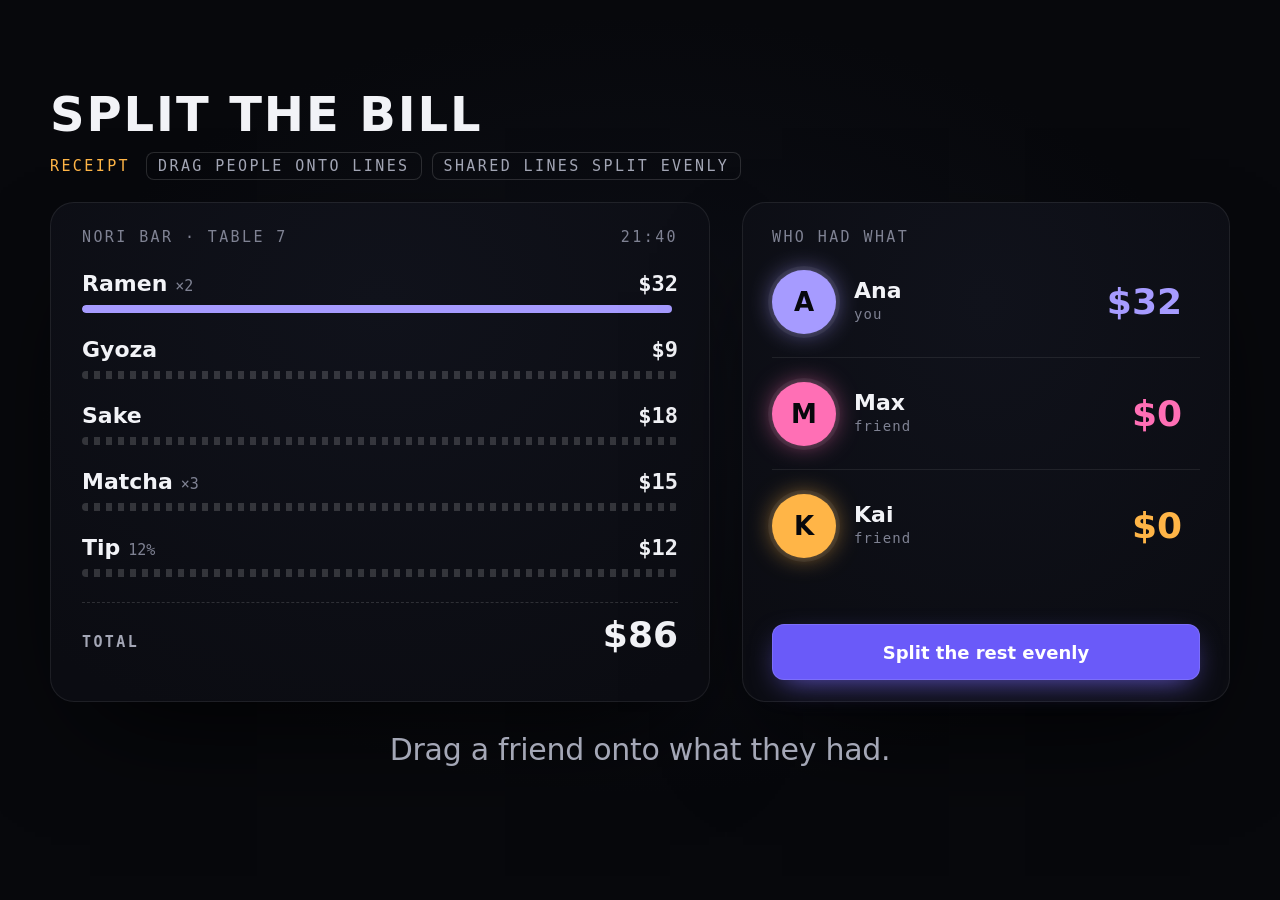
<file: index.html>
<!doctype html>
<html lang="en">
<head>
  <meta charset="utf-8">
  <meta name="viewport" content="width=device-width,initial-scale=1">
  <title>Split the Bill — veraetogrex_portfolio</title>
  <link rel="stylesheet" href="style.css">
</head>
<body>
  <!-- Split the Bill · zero dependencies · github.com/veraetogrex-portfolio -->
  <section class="sb" id="bill" aria-label="Split a receipt by dragging people onto lines">
    <header class="sb-top">
      <h1 class="sb-title">Split the bill</h1>
      <p class="sb-rules"><span>Receipt</span><b>Drag people onto lines</b><b>Shared lines split evenly</b></p>
    </header>

    <div class="sb-panel sb-receipt">
      <p class="sb-place"><span>Nori Bar · table 7</span><span>21:40</span></p>
      <div class="sb-lines">
          <div class="sb-line" data-i="0"><div class="sb-row"><b>Ramen<small>×2</small></b><em>$32</em></div><div class="sb-bar"><i data-p="ana" style="background:var(--ana)"></i><i data-p="max" style="background:var(--max)"></i><i data-p="kai" style="background:var(--kai)"></i></div></div>
          <div class="sb-line" data-i="1"><div class="sb-row"><b>Gyoza<small></small></b><em>$9</em></div><div class="sb-bar"><i data-p="ana" style="background:var(--ana)"></i><i data-p="max" style="background:var(--max)"></i><i data-p="kai" style="background:var(--kai)"></i></div></div>
          <div class="sb-line" data-i="2"><div class="sb-row"><b>Sake<small></small></b><em>$18</em></div><div class="sb-bar"><i data-p="ana" style="background:var(--ana)"></i><i data-p="max" style="background:var(--max)"></i><i data-p="kai" style="background:var(--kai)"></i></div></div>
          <div class="sb-line" data-i="3"><div class="sb-row"><b>Matcha<small>×3</small></b><em>$15</em></div><div class="sb-bar"><i data-p="ana" style="background:var(--ana)"></i><i data-p="max" style="background:var(--max)"></i><i data-p="kai" style="background:var(--kai)"></i></div></div>
          <div class="sb-line" data-i="4"><div class="sb-row"><b>Tip<small>12%</small></b><em>$12</em></div><div class="sb-bar"><i data-p="ana" style="background:var(--ana)"></i><i data-p="max" style="background:var(--max)"></i><i data-p="kai" style="background:var(--kai)"></i></div></div>
      </div>
      <div class="sb-total"><span>Total</span><b>$86</b></div>
    </div>

    <div class="sb-panel sb-people">
      <p>Who had what</p>
      <button class="sb-rest">Split the rest evenly</button>
        <div class="sb-person" data-p="ana" style="--c:var(--ana)"><span class="sb-ava" data-p="ana" aria-label="Drag Ana onto a line">A</span><div class="sb-who"><b>Ana</b><span>you</span></div><span class="sb-owe"><small>Pay</small>$<b class="sb-sum">0</b></span></div>
        <div class="sb-person" data-p="max" style="--c:var(--max)"><span class="sb-ava" data-p="max" aria-label="Drag Max onto a line">M</span><div class="sb-who"><b>Max</b><span>friend</span></div><span class="sb-owe"><small>Pay</small>$<b class="sb-sum">0</b></span></div>
        <div class="sb-person" data-p="kai" style="--c:var(--kai)"><span class="sb-ava" data-p="kai" aria-label="Drag Kai onto a line">K</span><div class="sb-who"><b>Kai</b><span>friend</span></div><span class="sb-owe"><small>Pay</small>$<b class="sb-sum">0</b></span></div>
    </div>

    <div class="sb-verdict" role="status">
      <p class="sb-caption">Drag a friend onto what they had.</p>
      <p class="sb-score">$86<span class="a">→</span><span class="sb-parts"></span></p>
    </div>
  </section>

  <script src="script.js"></script>
</body>
</html>
</file>
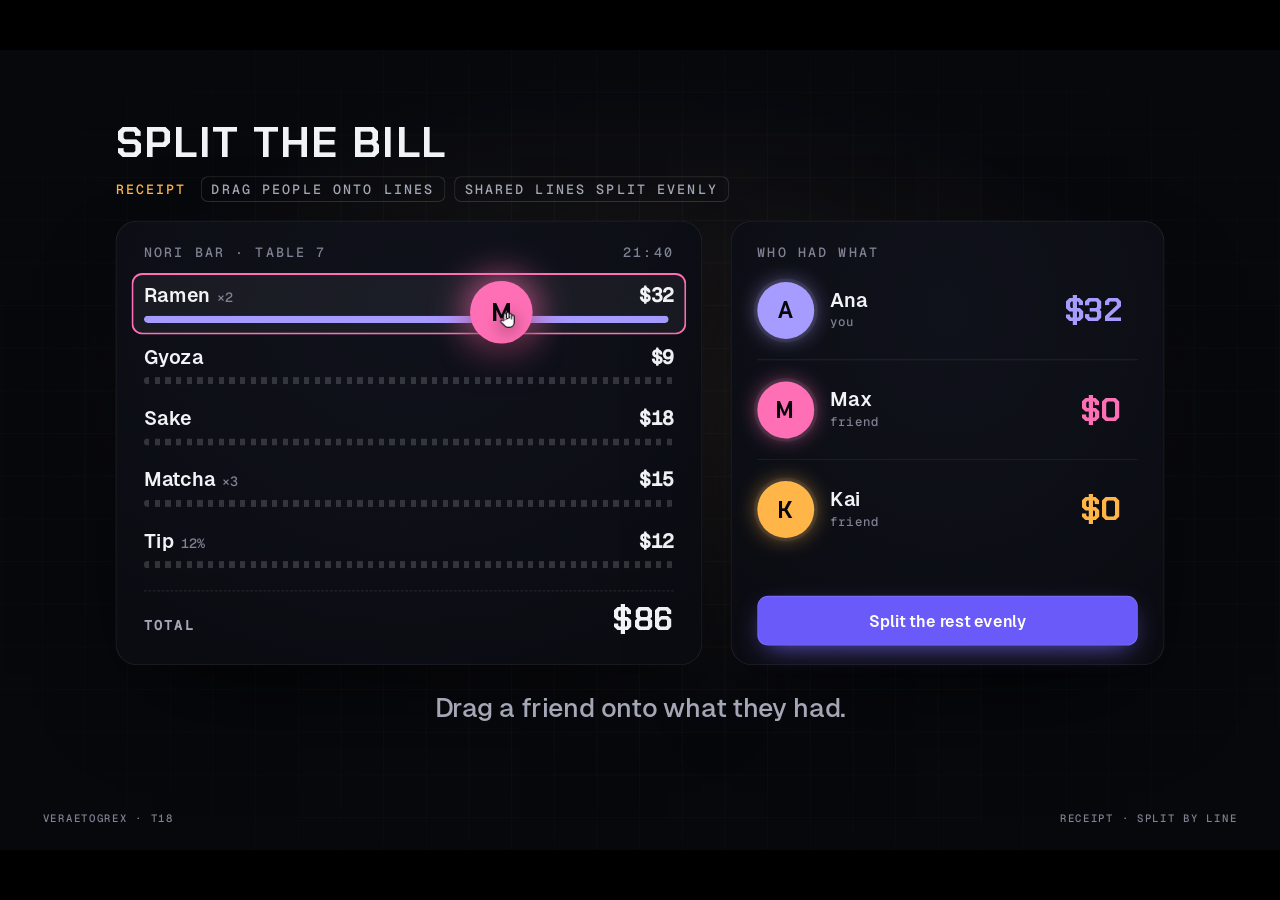
<file: mockup/split-bill.autoplay.html>
<!doctype html>
<html lang="en">
<head>
<meta charset="utf-8">
<meta name="viewport" content="width=device-width,initial-scale=1">
<title>T18 Split the Bill — drag friends onto what they had</title>
<link rel="stylesheet" href="_shared/nocturne.css">
<link rel="stylesheet" href="../style.css">
<style>
  /* the component from source/, dressed in Nocturne type */
  #stage{background:radial-gradient(ellipse 65% 60% at 50% 45%,#0E1018 0%,var(--void) 72%);
    --font:var(--f-text);--mono:var(--f-mono);--display:var(--f-display)}
  #stage .sb{position:absolute;left:130px;top:80px;zoom:1;z-index:1}
  .halo{position:absolute;left:50%;top:44%;width:1300px;height:700px;margin:-350px 0 0 -650px;border-radius:50%;pointer-events:none;z-index:0;
    background:radial-gradient(closest-side,rgba(255,181,71,.07),rgba(0,0,0,0))}

</style>
</head>
<body>
<div id="stage" class="grid" data-title="T18 Split the Bill" data-url="veraetogrex-portfolio.github.io/split-the-bill">
  <div class="halo"></div>
  <section class="sb" id="bill" aria-label="Split a receipt by dragging people onto lines">
    <header class="sb-top">
      <h1 class="sb-title">Split the bill</h1>
      <p class="sb-rules"><span>Receipt</span><b>Drag people onto lines</b><b>Shared lines split evenly</b></p>
    </header>

    <div class="sb-panel sb-receipt">
      <p class="sb-place"><span>Nori Bar · table 7</span><span>21:40</span></p>
      <div class="sb-lines">
          <div class="sb-line" data-i="0"><div class="sb-row"><b>Ramen<small>×2</small></b><em>$32</em></div><div class="sb-bar"><i data-p="ana" style="background:var(--ana)"></i><i data-p="max" style="background:var(--max)"></i><i data-p="kai" style="background:var(--kai)"></i></div></div>
          <div class="sb-line" data-i="1"><div class="sb-row"><b>Gyoza<small></small></b><em>$9</em></div><div class="sb-bar"><i data-p="ana" style="background:var(--ana)"></i><i data-p="max" style="background:var(--max)"></i><i data-p="kai" style="background:var(--kai)"></i></div></div>
          <div class="sb-line" data-i="2"><div class="sb-row"><b>Sake<small></small></b><em>$18</em></div><div class="sb-bar"><i data-p="ana" style="background:var(--ana)"></i><i data-p="max" style="background:var(--max)"></i><i data-p="kai" style="background:var(--kai)"></i></div></div>
          <div class="sb-line" data-i="3"><div class="sb-row"><b>Matcha<small>×3</small></b><em>$15</em></div><div class="sb-bar"><i data-p="ana" style="background:var(--ana)"></i><i data-p="max" style="background:var(--max)"></i><i data-p="kai" style="background:var(--kai)"></i></div></div>
          <div class="sb-line" data-i="4"><div class="sb-row"><b>Tip<small>12%</small></b><em>$12</em></div><div class="sb-bar"><i data-p="ana" style="background:var(--ana)"></i><i data-p="max" style="background:var(--max)"></i><i data-p="kai" style="background:var(--kai)"></i></div></div>
      </div>
      <div class="sb-total"><span>Total</span><b>$86</b></div>
    </div>

    <div class="sb-panel sb-people">
      <p>Who had what</p>
      <button class="sb-rest">Split the rest evenly</button>
        <div class="sb-person" data-p="ana" style="--c:var(--ana)"><span class="sb-ava" data-p="ana" aria-label="Drag Ana onto a line">A</span><div class="sb-who"><b>Ana</b><span>you</span></div><span class="sb-owe"><small>Pay</small>$<b class="sb-sum">0</b></span></div>
        <div class="sb-person" data-p="max" style="--c:var(--max)"><span class="sb-ava" data-p="max" aria-label="Drag Max onto a line">M</span><div class="sb-who"><b>Max</b><span>friend</span></div><span class="sb-owe"><small>Pay</small>$<b class="sb-sum">0</b></span></div>
        <div class="sb-person" data-p="kai" style="--c:var(--kai)"><span class="sb-ava" data-p="kai" aria-label="Drag Kai onto a line">K</span><div class="sb-who"><b>Kai</b><span>friend</span></div><span class="sb-owe"><small>Pay</small>$<b class="sb-sum">0</b></span></div>
    </div>

    <div class="sb-verdict" role="status">
      <p class="sb-caption">Drag a friend onto what they had.</p>
      <p class="sb-score">$86<span class="a">→</span><span class="sb-parts"></span></p>
    </div>
  </section>
  <div class="status-line"><span>Veraetogrex · T18</span><span>Receipt · split by line</span></div>
</div>
<script>window.AUTOPLAY = true;</script>
<script src="_shared/stage.js"></script>
<script src="../script.js"></script>
<script>
const sb = document.querySelector('#bill').bill;
const onto = i => { const r = Stage.rect(sb.line(i)); return [r.x + r.w * .62, r.cy]; };
Stage.init({
  reset: () => sb.reset(),
  cursorStart: [920, 480],                 // next to Max
  async demo(s) {
    const t0 = performance.now();
    await s.drag(onto(0), 800, { from: sb.ava('max'), fromMs: 200, post: 120 });   // Max shares the ramen: 32 → 16 + 16
    await s.drag(onto(2), 750, { from: sb.ava('kai'), fromMs: 380, post: 120 });   // Kai had the sake
    await s.click(sb.rest, { ms: 480 });   // the rest splits three ways, then Pay buttons
    await s.until(t0, 5800);
    sb.reset();                            // back to the first frame
    await s.until(t0, 6400);
  },
});
</script>
</body>
</html>
</file>
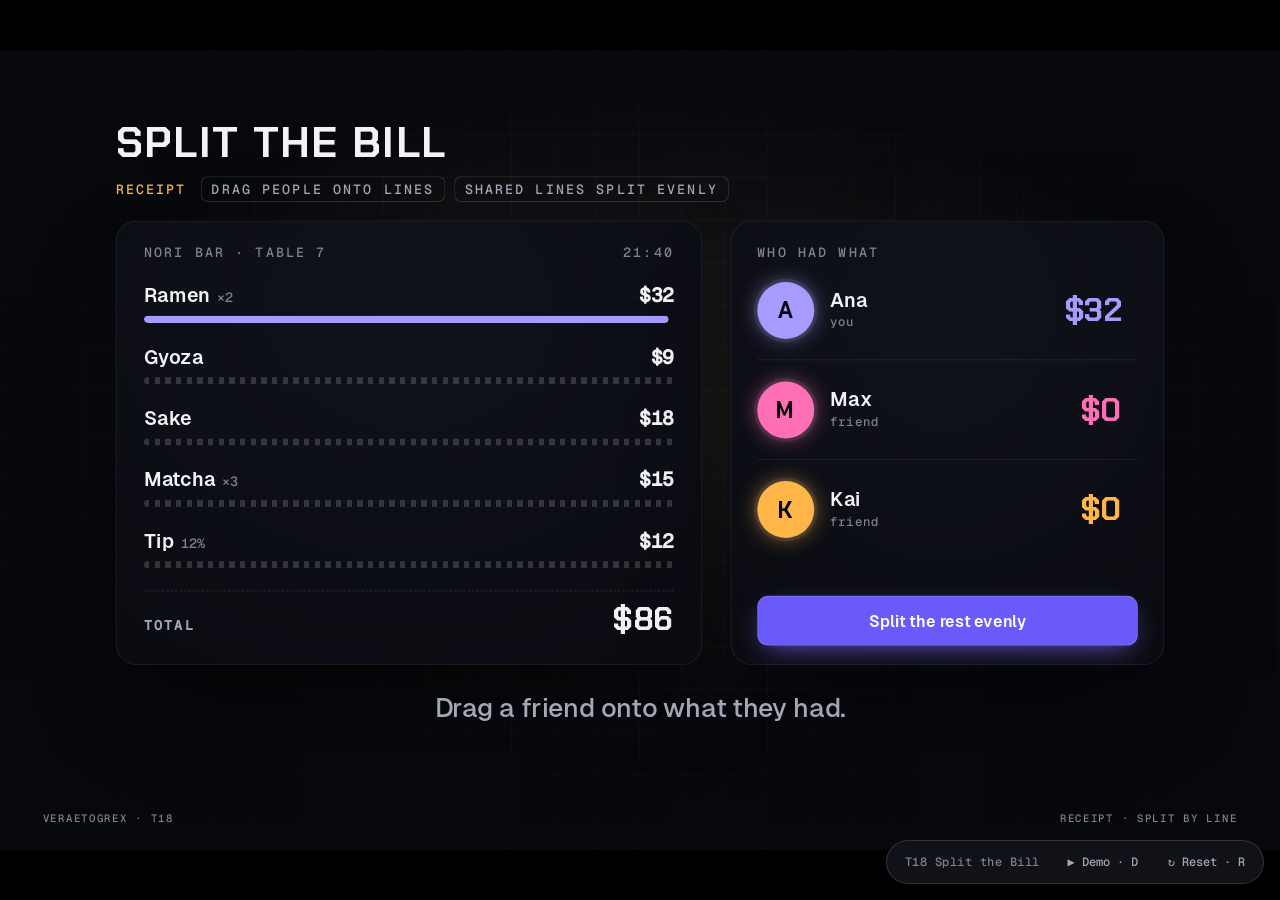
<file: mockup/split-bill.html>
<!doctype html>
<html lang="en">
<head>
<meta charset="utf-8">
<meta name="viewport" content="width=device-width,initial-scale=1">
<title>T18 Split the Bill — drag friends onto what they had</title>
<link rel="stylesheet" href="_shared/nocturne.css">
<link rel="stylesheet" href="../style.css">
<style>
  /* the component from source/, dressed in Nocturne type */
  #stage{background:radial-gradient(ellipse 65% 60% at 50% 45%,#0E1018 0%,var(--void) 72%);
    --font:var(--f-text);--mono:var(--f-mono);--display:var(--f-display)}
  #stage .sb{position:absolute;left:130px;top:80px;zoom:1;z-index:1}
  .halo{position:absolute;left:50%;top:44%;width:1300px;height:700px;margin:-350px 0 0 -650px;border-radius:50%;pointer-events:none;z-index:0;
    background:radial-gradient(closest-side,rgba(255,181,71,.07),rgba(0,0,0,0))}

</style>
</head>
<body>
<div id="stage" class="grid" data-title="T18 Split the Bill" data-url="veraetogrex-portfolio.github.io/split-the-bill">
  <div class="halo"></div>
  <section class="sb" id="bill" aria-label="Split a receipt by dragging people onto lines">
    <header class="sb-top">
      <h1 class="sb-title">Split the bill</h1>
      <p class="sb-rules"><span>Receipt</span><b>Drag people onto lines</b><b>Shared lines split evenly</b></p>
    </header>

    <div class="sb-panel sb-receipt">
      <p class="sb-place"><span>Nori Bar · table 7</span><span>21:40</span></p>
      <div class="sb-lines">
          <div class="sb-line" data-i="0"><div class="sb-row"><b>Ramen<small>×2</small></b><em>$32</em></div><div class="sb-bar"><i data-p="ana" style="background:var(--ana)"></i><i data-p="max" style="background:var(--max)"></i><i data-p="kai" style="background:var(--kai)"></i></div></div>
          <div class="sb-line" data-i="1"><div class="sb-row"><b>Gyoza<small></small></b><em>$9</em></div><div class="sb-bar"><i data-p="ana" style="background:var(--ana)"></i><i data-p="max" style="background:var(--max)"></i><i data-p="kai" style="background:var(--kai)"></i></div></div>
          <div class="sb-line" data-i="2"><div class="sb-row"><b>Sake<small></small></b><em>$18</em></div><div class="sb-bar"><i data-p="ana" style="background:var(--ana)"></i><i data-p="max" style="background:var(--max)"></i><i data-p="kai" style="background:var(--kai)"></i></div></div>
          <div class="sb-line" data-i="3"><div class="sb-row"><b>Matcha<small>×3</small></b><em>$15</em></div><div class="sb-bar"><i data-p="ana" style="background:var(--ana)"></i><i data-p="max" style="background:var(--max)"></i><i data-p="kai" style="background:var(--kai)"></i></div></div>
          <div class="sb-line" data-i="4"><div class="sb-row"><b>Tip<small>12%</small></b><em>$12</em></div><div class="sb-bar"><i data-p="ana" style="background:var(--ana)"></i><i data-p="max" style="background:var(--max)"></i><i data-p="kai" style="background:var(--kai)"></i></div></div>
      </div>
      <div class="sb-total"><span>Total</span><b>$86</b></div>
    </div>

    <div class="sb-panel sb-people">
      <p>Who had what</p>
      <button class="sb-rest">Split the rest evenly</button>
        <div class="sb-person" data-p="ana" style="--c:var(--ana)"><span class="sb-ava" data-p="ana" aria-label="Drag Ana onto a line">A</span><div class="sb-who"><b>Ana</b><span>you</span></div><span class="sb-owe"><small>Pay</small>$<b class="sb-sum">0</b></span></div>
        <div class="sb-person" data-p="max" style="--c:var(--max)"><span class="sb-ava" data-p="max" aria-label="Drag Max onto a line">M</span><div class="sb-who"><b>Max</b><span>friend</span></div><span class="sb-owe"><small>Pay</small>$<b class="sb-sum">0</b></span></div>
        <div class="sb-person" data-p="kai" style="--c:var(--kai)"><span class="sb-ava" data-p="kai" aria-label="Drag Kai onto a line">K</span><div class="sb-who"><b>Kai</b><span>friend</span></div><span class="sb-owe"><small>Pay</small>$<b class="sb-sum">0</b></span></div>
    </div>

    <div class="sb-verdict" role="status">
      <p class="sb-caption">Drag a friend onto what they had.</p>
      <p class="sb-score">$86<span class="a">→</span><span class="sb-parts"></span></p>
    </div>
  </section>
  <div class="status-line"><span>Veraetogrex · T18</span><span>Receipt · split by line</span></div>
</div>
<script src="_shared/stage.js"></script>
<script src="../script.js"></script>
<script>
const sb = document.querySelector('#bill').bill;
const onto = i => { const r = Stage.rect(sb.line(i)); return [r.x + r.w * .62, r.cy]; };
Stage.init({
  reset: () => sb.reset(),
  cursorStart: [920, 480],                 // next to Max
  async demo(s) {
    const t0 = performance.now();
    await s.drag(onto(0), 800, { from: sb.ava('max'), fromMs: 200, post: 120 });   // Max shares the ramen: 32 → 16 + 16
    await s.drag(onto(2), 750, { from: sb.ava('kai'), fromMs: 380, post: 120 });   // Kai had the sake
    await s.click(sb.rest, { ms: 480 });   // the rest splits three ways, then Pay buttons
    await s.until(t0, 5800);
    sb.reset();                            // back to the first frame
    await s.until(t0, 6400);
  },
});
</script>
</body>
</html>
</file>
<file: style.css>
/* Split the Bill — github.com/veraetogrex-portfolio · zero dependencies */
:root {
  --bg: #07080c;
  --panel: #0b0c12;
  --text: #f2f3f7;
  --text-2: #a4a7b6;
  --text-3: #7f8293;
  --line: rgba(255, 255, 255, .08);
  --line-2: rgba(255, 255, 255, .14);
  --pulse: #7c6cff;
  --pulse-btn: #6a5af9;
  --ion: #3fe0d0;
  --ana: #a69bff;
  --max: #ff6fb5;
  --kai: #ffb547;
  --font: system-ui, -apple-system, "Segoe UI", sans-serif;
  --mono: ui-monospace, "SF Mono", Menlo, Consolas, monospace;
  --display: var(--font);
}

* { box-sizing: border-box; }
body {
  margin: 0; min-height: 100vh; display: grid; place-items: center; overflow: hidden;
  background: radial-gradient(65% 60% at 50% 45%, #0e1018, var(--bg) 72%);
  color: var(--text); font: 16px/1.4 var(--font);
}
h1, h2, p { margin: 0; }
button { font: inherit; color: inherit; background: none; border: 0; padding: 0; cursor: pointer; }

.sb { position: relative; width: 1180px; height: 720px; user-select: none; }
@media (max-width: 1240px) { .sb { zoom: .8; } }
@media (max-width: 960px)  { .sb { zoom: .6; } }
@media (max-width: 720px)  { .sb { zoom: .3; } }

/* ── header ─────────────────────────────────────────── */
.sb-top { height: 96px; }
.sb-title { font: 700 48px/1 var(--display); letter-spacing: .04em; text-transform: uppercase; }
.sb-rules { margin-top: 14px; display: flex; align-items: center; gap: 10px; font: 500 15px var(--mono); letter-spacing: .16em; text-transform: uppercase; color: var(--text-3); }
.sb-rules span { margin-right: 6px; color: var(--kai); }
.sb-rules b { padding: 5px 12px; border-radius: 8px; font-weight: 500; color: var(--text-2); box-shadow: 0 0 0 1px var(--line-2) inset; }

.sb-panel {
  position: absolute; top: 112px; height: 500px; border-radius: 24px;
  background: radial-gradient(80% 90% at 50% 20%, #10121b, var(--panel));
  box-shadow: 0 0 0 1px var(--line) inset, 0 50px 110px -40px rgba(0, 0, 0, .9);
}

/* ── receipt ────────────────────────────────────────── */
.sb-receipt { left: 0; width: 660px; padding: 26px 32px; }
.sb-place { display: flex; justify-content: space-between; font: 500 15px var(--mono); letter-spacing: .16em; text-transform: uppercase; color: var(--text-3); }
.sb-lines { margin-top: 14px; }
.sb-line { position: relative; padding: 11px 14px 13px; margin: 0 -14px; border-radius: 12px; transition: background .2s, box-shadow .2s; }
.sb-line.is-target { background: rgba(255, 255, 255, .05); box-shadow: 0 0 0 2px var(--hl) inset; }
.sb-row { display: flex; align-items: baseline; justify-content: space-between; }
.sb-row b { font: 600 22px var(--font); }
.sb-row b small { margin-left: 8px; font: 500 15px var(--mono); color: var(--text-3); }
.sb-row em { font: 600 22px var(--mono); font-style: normal; font-variant-numeric: tabular-nums; }
.sb-bar { position: relative; display: flex; gap: 3px; height: 8px; margin-top: 9px; border-radius: 4px; overflow: hidden; }
.sb-bar::before { content: ""; position: absolute; inset: 0; background: repeating-linear-gradient(90deg, rgba(255, 255, 255, .16) 0 6px, transparent 6px 12px); transition: opacity .3s; }
.sb-bar.is-owned::before { opacity: 0; }
.sb-bar i { flex: 0 1 0; min-width: 0; border-radius: 4px; transition: flex-grow .55s cubic-bezier(.34, 1.4, .64, 1); position: relative; }
.sb-bar i.is-on { flex-grow: 1; }
.sb-total { display: flex; justify-content: space-between; align-items: baseline; margin-top: 12px; padding-top: 14px; border-top: 1px dashed var(--line-2); }
.sb-total span { font: 600 15px var(--mono); letter-spacing: .16em; text-transform: uppercase; color: var(--text-2); }
.sb-total b { font: 700 36px/1 var(--display); font-variant-numeric: tabular-nums; }
.sb-rest { position: absolute; left: 30px; right: 30px; bottom: 22px; height: 56px; padding: 0 24px; border-radius: 12px; font: 600 18px var(--font); color: #fff;
  background: var(--pulse-btn); box-shadow: 0 0 0 1px rgba(255, 255, 255, .12) inset, 0 10px 30px -10px rgba(124, 108, 255, .8); transition: opacity .3s, transform .3s; }
.sb-rest:hover { background: #7d6eff; }
.sb-rest[disabled] { opacity: .3; pointer-events: none; }

/* ── people ─────────────────────────────────────────── */
.sb-people { left: 692px; width: 488px; padding: 26px 30px; }
.sb-people > p { font: 500 15px var(--mono); letter-spacing: .16em; text-transform: uppercase; color: var(--text-3); }
.sb-person { display: flex; align-items: center; gap: 18px; height: 112px; border-bottom: 1px solid var(--line); }
.sb-person:last-child { border-bottom: 0; }
.sb-ava { width: 64px; height: 64px; border-radius: 50%; display: grid; place-items: center; flex: none; cursor: grab; touch-action: none;
  font: 700 26px var(--display); color: #07080c; background: var(--c); box-shadow: 0 0 0 4px rgba(255, 255, 255, .06), 0 0 28px -6px var(--c); }
.sb-who { flex: 1; }
.sb-who b { display: block; font: 600 22px var(--font); }
.sb-who span { font: 500 14px var(--mono); letter-spacing: .08em; color: var(--text-3); }
.sb-owe { position: relative; height: 56px; min-width: 128px; padding: 0 18px; border-radius: 12px; display: flex; align-items: center; justify-content: flex-end; gap: 0;
  font: 700 36px/1 var(--display); font-variant-numeric: tabular-nums; color: var(--c);
  transition: background .45s, color .45s, box-shadow .45s, padding .45s; }
.sb-owe small { margin-right: 0; font: 600 18px var(--font); max-width: 0; overflow: hidden; white-space: nowrap; transition: max-width .45s; }
.sb.is-settled .sb-owe { background: var(--c); color: #07080c; padding: 0 22px; box-shadow: 0 12px 30px -12px var(--c); }
.sb.is-settled .sb-owe small { max-width: 60px; margin-right: 10px; }

.sb-ghost { position: absolute; z-index: 9; width: 64px; height: 64px; margin: -32px 0 0 -32px; border-radius: 50%; display: grid; place-items: center; pointer-events: none;
  font: 700 26px var(--display); color: #07080c; background: var(--c); box-shadow: 0 20px 40px -10px rgba(0, 0, 0, .8), 0 0 40px var(--c); transform: scale(1.1); }
.sb-coin { position: absolute; z-index: 8; width: 16px; height: 16px; border-radius: 50%; pointer-events: none;
  background: radial-gradient(circle at 35% 35%, #fff4d6, #ffb547 55%, #c9821b); animation: sb-coin .9s cubic-bezier(.2, .8, .2, 1) forwards; }
@keyframes sb-coin { from { transform: translate(0, 0) scale(.6); opacity: 1; } to { transform: translate(var(--dx), var(--dy)) scale(1); opacity: 0; } }

/* ── verdict ────────────────────────────────────────── */
.sb-verdict { position: absolute; left: 0; right: 0; top: 632px; height: 70px; text-align: center; }
.sb-verdict > * { position: absolute; left: 0; right: 0; top: 0; transition: opacity .35s, transform .45s cubic-bezier(.34, 1.56, .64, 1); }
.sb-caption { font: 500 30px var(--font); letter-spacing: -.01em; color: var(--text-2); line-height: 56px; }
.sb-score { font: 700 54px/56px var(--display); letter-spacing: .02em; text-transform: uppercase; opacity: 0; transform: translateY(18px) scale(.94); }
.sb-score .a { color: var(--text-3); margin: 0 14px; }
.sb.is-settled .sb-caption { opacity: 0; transform: translateY(-14px); }
.sb.is-settled .sb-score { opacity: 1; transform: none; }
.sb.is-settled .sb-rest { opacity: 0; transform: translateY(10px); }
</file>
<file: mockup/_shared/nocturne.css>
/* Nocturne — общая основа для макетов T01–T10 */
@font-face{font-family:"Chakra Petch";font-weight:500;font-display:swap;src:url(fonts/chakra-petch-latin-500-normal.woff2) format("woff2")}
@font-face{font-family:"Chakra Petch";font-weight:600;font-display:swap;src:url(fonts/chakra-petch-latin-600-normal.woff2) format("woff2")}
@font-face{font-family:"Chakra Petch";font-weight:700;font-display:swap;src:url(fonts/chakra-petch-latin-700-normal.woff2) format("woff2")}
@font-face{font-family:"Geist";font-weight:400;font-display:swap;src:url(fonts/geist-sans-latin-400-normal.woff2) format("woff2")}
@font-face{font-family:"Geist";font-weight:500;font-display:swap;src:url(fonts/geist-sans-latin-500-normal.woff2) format("woff2")}
@font-face{font-family:"Geist";font-weight:600;font-display:swap;src:url(fonts/geist-sans-latin-600-normal.woff2) format("woff2")}
@font-face{font-family:"Geist";font-weight:700;font-display:swap;src:url(fonts/geist-sans-latin-700-normal.woff2) format("woff2")}
@font-face{font-family:"Geist Mono";font-weight:400;font-display:swap;src:url(fonts/geist-mono-latin-400-normal.woff2) format("woff2")}
@font-face{font-family:"Geist Mono";font-weight:500;font-display:swap;src:url(fonts/geist-mono-latin-500-normal.woff2) format("woff2")}

:root{
  --void:#07080C; --panel:#0E1016; --panel-2:#111218; --raise:#1A1B24; --raise-2:#22252F;
  --glass:rgba(255,255,255,.05); --glass-strong:rgba(255,255,255,.12);
  --line:rgba(255,255,255,.08); --line-2:rgba(255,255,255,.14);
  --text:#F2F3F7; --text-2:#A4A7B6; --text-3:#7F8293;
  --pulse:#7C6CFF; --pulse-btn:#6A5AF9; --pulse-soft:#A69BFF; --pulse-pale:#C9C2FF;
  --ion:#3FE0D0; --flare:#FF7A45; --pink:#FF6FB5; --amber:#FFB547;
  --daylight:#F4F5F8;
  --r-field:10px; --r-card:14px; --r-panel:20px;
  --f-display:"Chakra Petch","Geist",system-ui,sans-serif;
  --f-text:"Geist","Inter",system-ui,-apple-system,sans-serif;
  --f-mono:"Geist Mono",ui-monospace,"SF Mono",Menlo,monospace;
  --ease-out:cubic-bezier(.2,.8,.2,1);
  --ease-io:cubic-bezier(.65,0,.35,1);
  --ease-back:cubic-bezier(.34,1.56,.64,1);
}
*,*::before,*::after{box-sizing:border-box}
html,body{margin:0;height:100%;background:#000;color:var(--text);font-family:var(--f-text);-webkit-font-smoothing:antialiased;overflow:hidden}
button,input,textarea{font:inherit;color:inherit}
button{cursor:pointer;background:none;border:0;padding:0}

/* viewport and scaling */
.li-viewport{position:fixed;inset:0;overflow:hidden;background:#000}
.li-shell{position:absolute;left:50%;top:50%;transform-origin:50% 50%}
#stage{position:relative;width:1440px;height:900px;overflow:hidden;background:var(--void);isolation:isolate}
#stage.grid::before{content:"";position:absolute;inset:0;pointer-events:none;z-index:0;
  background-image:linear-gradient(var(--line) 1px,transparent 1px),linear-gradient(90deg,var(--line) 1px,transparent 1px);
  background-size:48px 48px;background-position:-1px -1px;opacity:.45;
  -webkit-mask-image:radial-gradient(ellipse 75% 70% at 50% 50%,#000 30%,transparent 100%);
          mask-image:radial-gradient(ellipse 75% 70% at 50% 50%,#000 30%,transparent 100%)}

/* browser frame (?frame) */
.li-browser{width:1440px;border-radius:18px;overflow:hidden;background:#15161D;box-shadow:0 0 0 1px rgba(255,255,255,.08),0 40px 120px rgba(0,0,0,.6)}
.li-browser-bar{height:46px;display:flex;align-items:center;gap:16px;padding:0 18px;background:#121319;border-bottom:1px solid var(--line)}
.li-dots{display:flex;gap:8px}.li-dots i{width:12px;height:12px;border-radius:50%;background:#2A2C36;display:block}
.li-dots i:nth-child(1){background:#FF5F57}.li-dots i:nth-child(2){background:#FEBC2E}.li-dots i:nth-child(3){background:#28C840}
.li-url{flex:0 1 520px;margin:0 auto;height:28px;border-radius:8px;background:#1C1D25;display:flex;align-items:center;justify-content:center;gap:8px;font:500 13px var(--f-mono);color:var(--text-2);letter-spacing:.02em}
.li-url::before{content:"";width:9px;height:11px;border:1.5px solid var(--text-3);border-radius:2px 2px 3px 3px;border-top-width:4px;opacity:.7}

/* demo cursor */
#li-cursor{position:absolute;left:0;top:0;width:28px;height:28px;z-index:9999;pointer-events:none;opacity:0;transition:opacity .2s;will-change:transform;filter:drop-shadow(0 4px 10px rgba(0,0,0,.55))}
#li-cursor.on{opacity:1}
#li-cursor svg{display:block;transform-origin:4px 3px;transition:transform .12s var(--ease-out)}
#li-cursor.down svg{transform:scale(.82)}
#li-cursor.grab .arrow{display:none}#li-cursor:not(.grab) .hand{display:none}
.li-ripple{position:absolute;width:44px;height:44px;margin:-22px 0 0 -22px;border-radius:50%;border:2px solid rgba(255,255,255,.85);pointer-events:none;z-index:9998;animation:li-ripple .5s var(--ease-out) forwards}
@keyframes li-ripple{from{transform:scale(.3);opacity:.9}to{transform:scale(1.35);opacity:0}}
#stage.demo-running, #stage.demo-running *{cursor:none!important}

/* control pill outside the stage (interactive mode only) */
.li-controls{position:fixed;right:16px;bottom:16px;z-index:10;display:flex;gap:6px;padding:6px;border-radius:999px;background:rgba(20,21,28,.86);border:1px solid var(--line-2);backdrop-filter:blur(10px);font:500 12px var(--f-mono);letter-spacing:.04em}
.li-controls button{padding:7px 12px;border-radius:999px;color:var(--text-2)}
.li-controls button:hover{background:var(--raise-2);color:var(--text)}
.li-controls .li-title{padding:7px 10px 7px 12px;color:var(--text-3)}
body.autoplay .li-controls,body.clean .li-controls{display:none}

/* shared primitives */
.mono{font-family:var(--f-mono);letter-spacing:.08em;text-transform:uppercase}
.display{font-family:var(--f-display);text-transform:uppercase;letter-spacing:.02em}
.btn{display:inline-flex;align-items:center;justify-content:center;gap:10px;height:52px;padding:0 26px;border-radius:var(--r-field);background:var(--pulse-btn);color:#fff;font:600 17px var(--f-text);box-shadow:0 0 0 1px rgba(255,255,255,.1) inset,0 10px 30px -10px rgba(124,108,255,.8)}
.btn.ghost{background:var(--glass);box-shadow:0 0 0 1px var(--line-2) inset;color:var(--text)}
.field{height:56px;border-radius:var(--r-field);background:rgba(255,255,255,.035);border:1px solid var(--line-2);padding:0 18px;display:flex;align-items:center;font-size:18px;color:var(--text);outline:none;transition:border-color .2s,box-shadow .2s}
.field:focus,.field.focus{border-color:var(--pulse);box-shadow:0 0 0 4px rgba(124,108,255,.18)}
.card{background:var(--panel);border:1px solid var(--line);border-radius:var(--r-panel)}
.hud-corners{position:absolute;inset:-10px;pointer-events:none;
  background:
   linear-gradient(var(--c,var(--line-2)) 0 0) left top/18px 1px no-repeat,linear-gradient(var(--c,var(--line-2)) 0 0) left top/1px 18px no-repeat,
   linear-gradient(var(--c,var(--line-2)) 0 0) right top/18px 1px no-repeat,linear-gradient(var(--c,var(--line-2)) 0 0) right top/1px 18px no-repeat,
   linear-gradient(var(--c,var(--line-2)) 0 0) left bottom/18px 1px no-repeat,linear-gradient(var(--c,var(--line-2)) 0 0) left bottom/1px 18px no-repeat,
   linear-gradient(var(--c,var(--line-2)) 0 0) right bottom/18px 1px no-repeat,linear-gradient(var(--c,var(--line-2)) 0 0) right bottom/1px 18px no-repeat}
.status-line{position:absolute;left:48px;right:48px;bottom:28px;display:flex;justify-content:space-between;font:500 12px var(--f-mono);letter-spacing:.14em;text-transform:uppercase;color:var(--text-3);z-index:2}

@media (prefers-reduced-motion: reduce){
  *,*::before,*::after{animation-duration:150ms!important;transition-duration:150ms!important}
}
</file>
